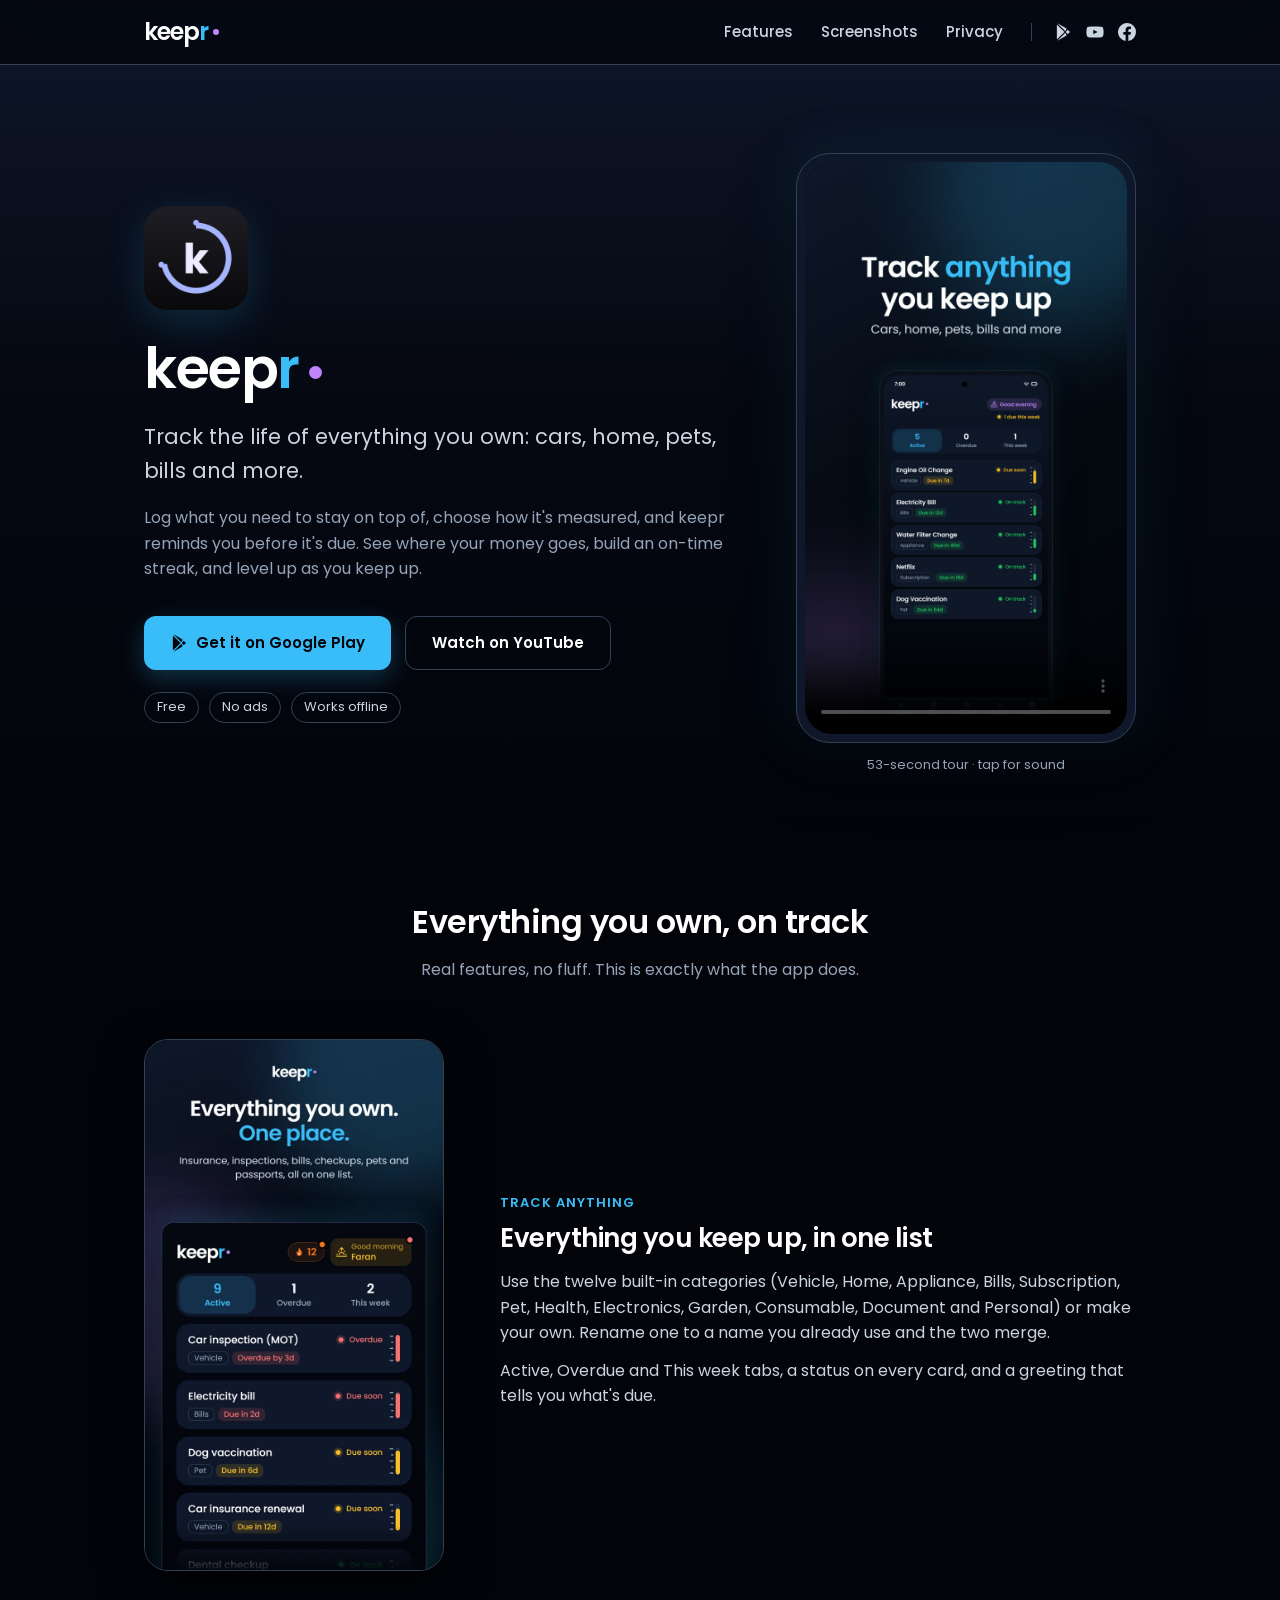
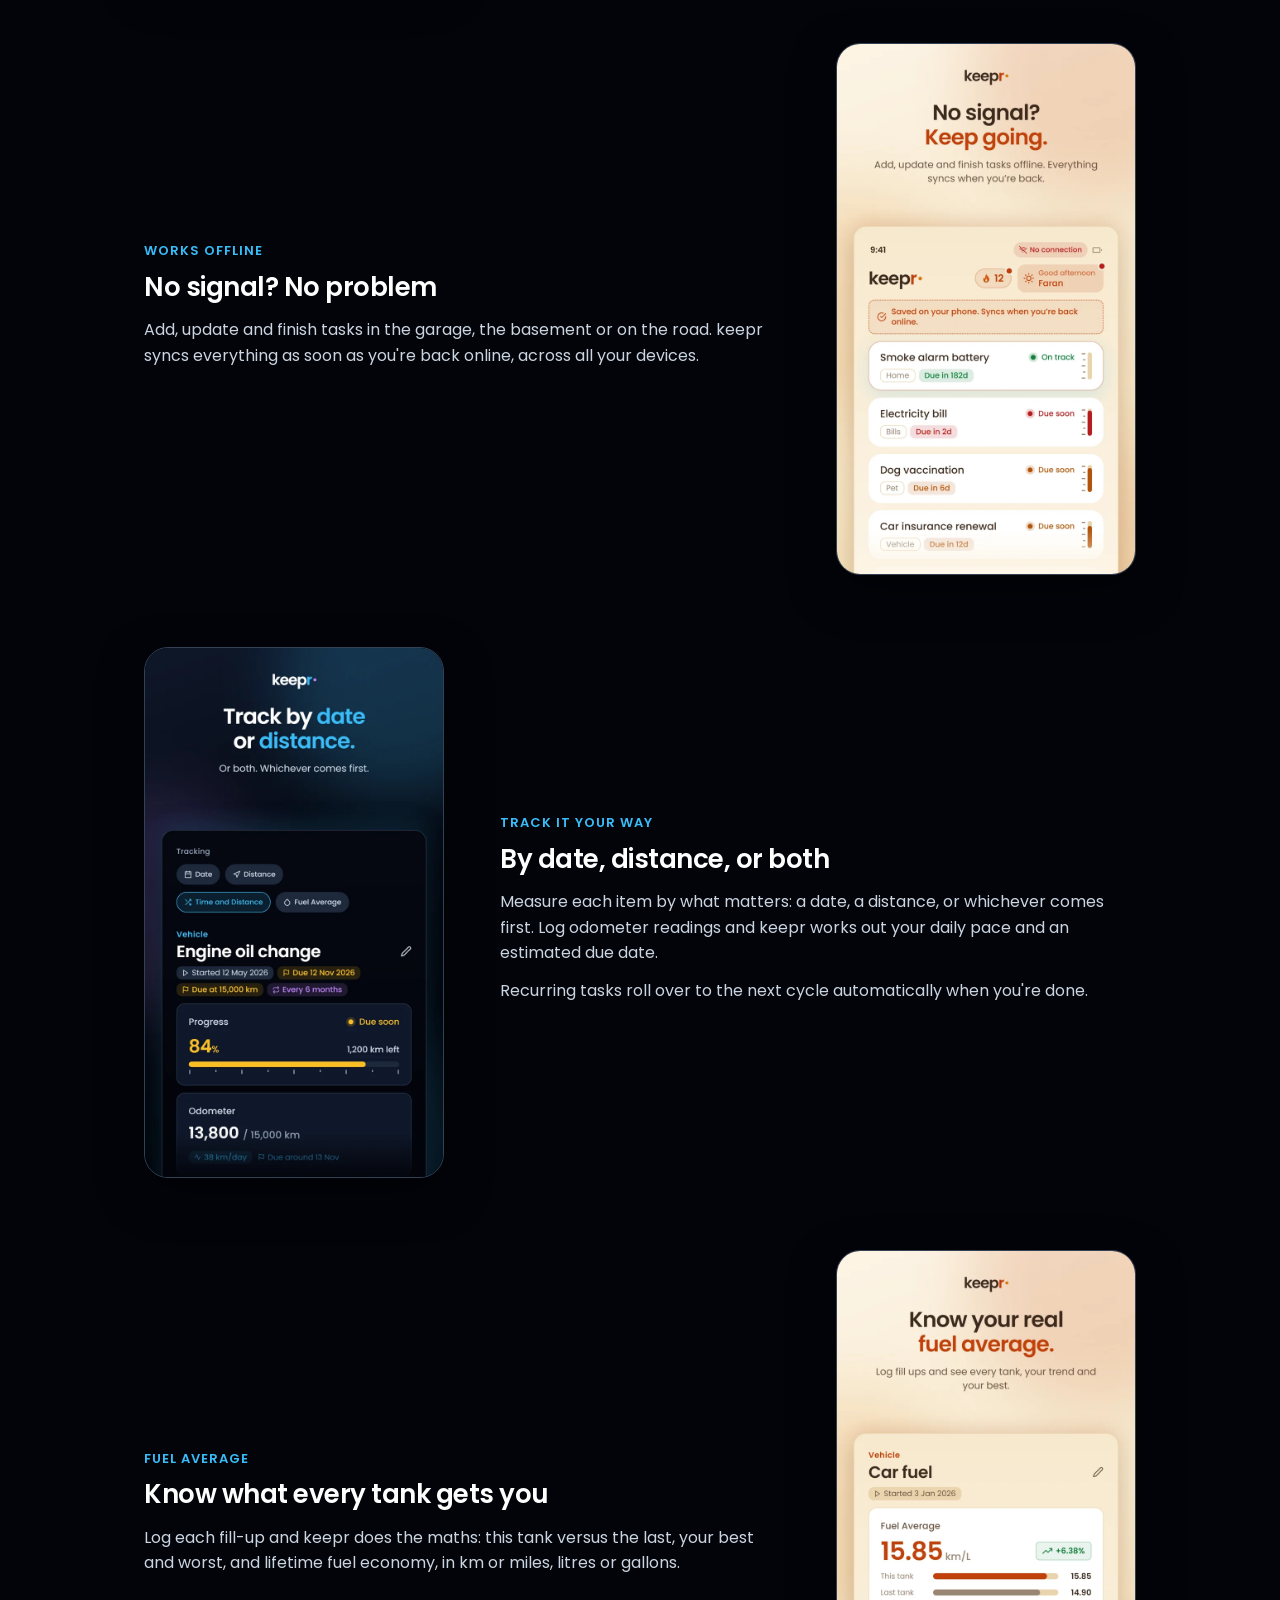
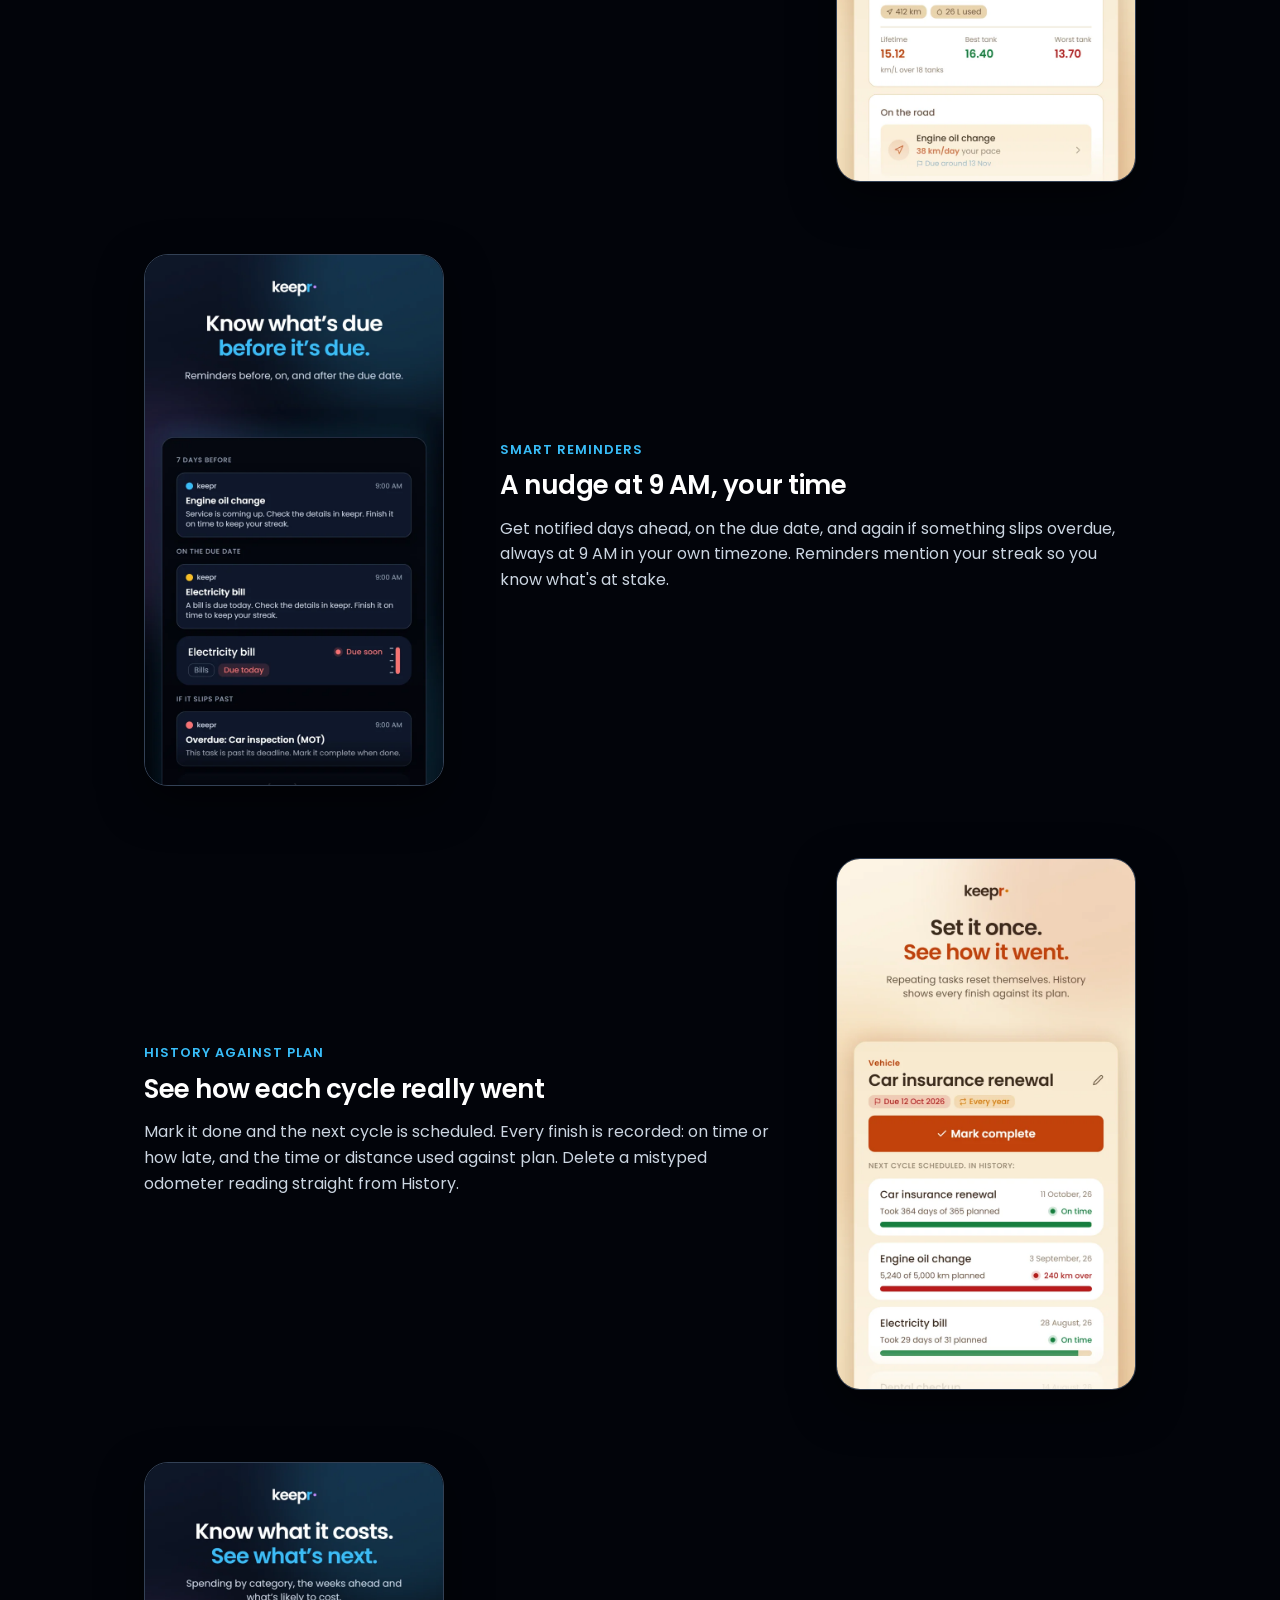
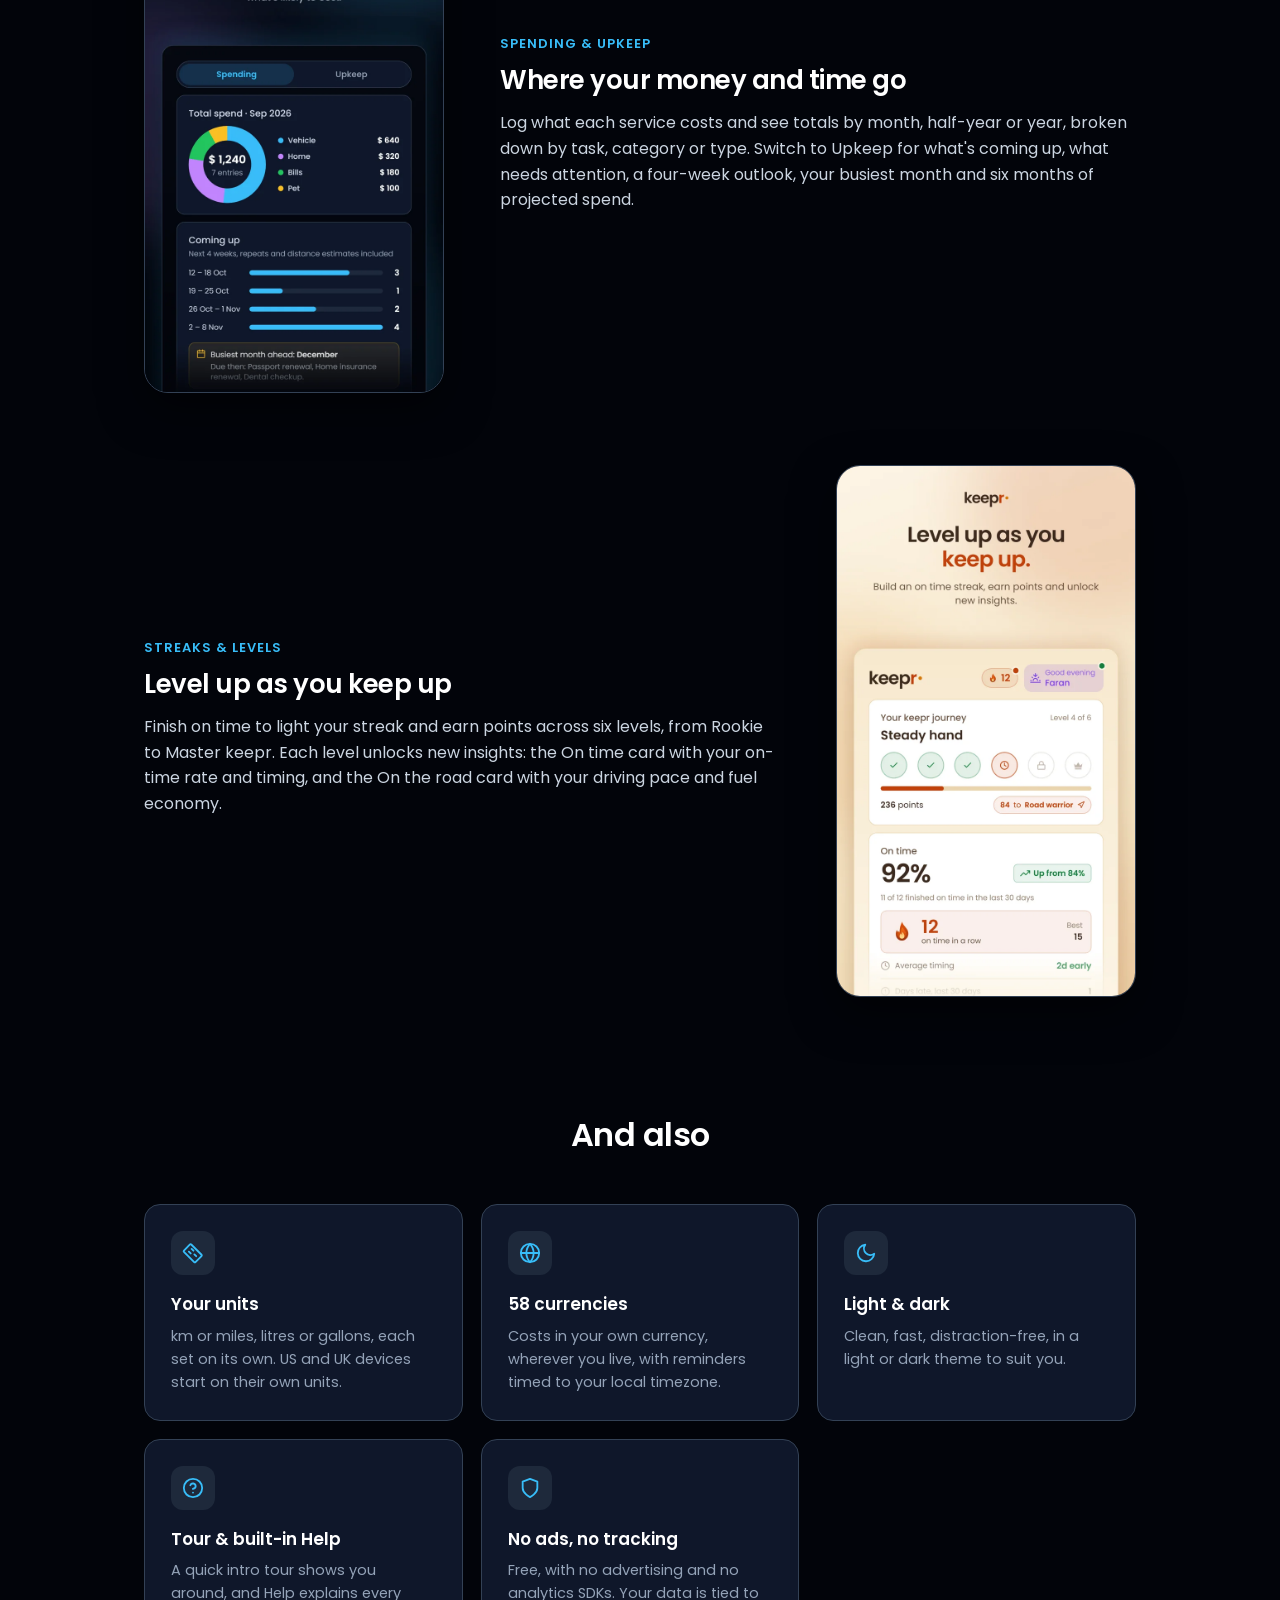
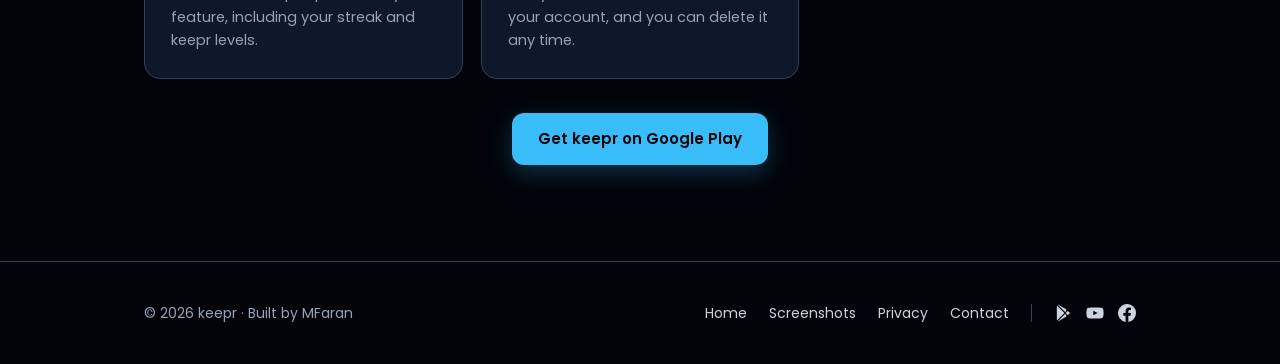
<file: index.html>
<!doctype html>
<html lang="en">
<head>
<meta charset="utf-8">
<meta name="viewport" content="width=device-width, initial-scale=1">
<title>keepr | Track the life of everything you own</title>
<meta name="description" content="keepr tracks maintenance for your car, home, pets, bills and more by date, distance or fuel, with reminders at 9 AM your time, spending and upkeep reports, streaks and levels. Free, no ads, works offline.">
<meta property="og:title" content="keepr: maintenance & lifespan tracker">
<meta property="og:description" content="Track anything you keep up by date, distance or fuel. Reminders before things are due, upkeep insights, streaks and levels. Free, no ads, works offline.">
<meta property="og:type" content="website">
<meta property="og:url" content="https://faran-tariq.github.io/keepr/">
<meta property="og:image" content="https://faran-tariq.github.io/keepr/media/keepr-intro-poster.jpg">
<meta property="og:video" content="https://faran-tariq.github.io/keepr/media/keepr-intro.mp4">
<meta property="og:video:type" content="video/mp4">
<meta name="twitter:card" content="summary_large_image">
<link rel="icon" href="assets/icon.png">
<link rel="preconnect" href="https://fonts.googleapis.com">
<link rel="preconnect" href="https://fonts.gstatic.com" crossorigin>
<link href="https://fonts.googleapis.com/css2?family=Poppins:wght@400;500;600&display=swap" rel="stylesheet">
<link rel="stylesheet" href="styles.css">
</head>
<body>

<nav class="nav">
  <div class="wrap nav-inner">
    <a class="brand" href="index.html">keep<span class="r">r</span><span class="dot"></span></a>
    <div class="nav-links">
      <a href="#features">Features</a>
      <a href="screenshots.html">Screenshots</a>
      <a href="privacy.html">Privacy</a>
      <span class="social-links">
        <a href="https://play.google.com/store/apps/details?id=com.faran.keepr" target="_blank" rel="noopener" aria-label="keepr on Google Play" title="Google Play"><svg width="18" height="18" viewBox="0 0 24 24" fill="currentColor"><path d="M4.2 2.3c-.3.2-.4.6-.4 1v17.4c0 .4.1.8.4 1L14 12 4.2 2.3zM15.1 13.1l-2.3 2.3-8 7.8c.3.1.7 0 1-.2l10.9-6.2-1.6-3.7zM15.1 10.9l1.6-3.7L5.8 1c-.3-.2-.7-.3-1-.2l8 7.8 2.3 2.3zM20.3 10.8l-2.7-1.6-1.8 2.8 1.8 2.8 2.7-1.6c.7-.4.7-2 0-2.4z"/></svg></a>
        <a href="https://www.youtube.com/@keeprApp" target="_blank" rel="noopener" aria-label="keepr on YouTube" title="YouTube"><svg width="18" height="18" viewBox="0 0 24 24" fill="currentColor"><path d="M23 7.2a3 3 0 0 0-2.1-2.1C19 4.6 12 4.6 12 4.6s-7 0-8.9.5A3 3 0 0 0 1 7.2 31 31 0 0 0 .5 12a31 31 0 0 0 .5 4.8 3 3 0 0 0 2.1 2.1c1.9.5 8.9.5 8.9.5s7 0 8.9-.5a3 3 0 0 0 2.1-2.1 31 31 0 0 0 .5-4.8 31 31 0 0 0-.5-4.8zM9.7 15V9l5.8 3-5.8 3z"/></svg></a>
        <a href="https://www.facebook.com/people/Keepr/61594961169582/" target="_blank" rel="noopener" aria-label="keepr on Facebook" title="Facebook"><svg width="18" height="18" viewBox="0 0 24 24" fill="currentColor"><path d="M24 12a12 12 0 1 0-13.9 11.9v-8.4H7.1V12h3V9.4c0-3 1.8-4.7 4.5-4.7 1.3 0 2.7.2 2.7.2v3h-1.5c-1.5 0-2 .9-2 1.9V12h3.4l-.5 3.5h-2.9v8.4A12 12 0 0 0 24 12z"/></svg></a>
      </span>
    </div>
  </div>
</nav>

<header class="hero">
  <div class="wrap hero-grid">
    <div class="hero-copy">
      <img class="app-icon" src="assets/icon.png" alt="keepr app icon">
      <h1>keep<span class="r">r</span><span class="dot"></span></h1>
      <p class="tagline">Track the life of everything you own: cars, home, pets, bills and more.</p>
      <p class="lead">Log what you need to stay on top of, choose how it's measured, and keepr reminds you before it's due. See where your money goes, build an on-time streak, and level up as you keep up.</p>
      <div class="cta-row">
        <a class="btn btn-primary" href="https://play.google.com/store/apps/details?id=com.faran.keepr" target="_blank" rel="noopener">
          <svg width="18" height="18" viewBox="0 0 24 24" fill="currentColor" aria-hidden="true"><path d="M4.2 2.3c-.3.2-.4.6-.4 1v17.4c0 .4.1.8.4 1L14 12 4.2 2.3zM15.1 13.1l-2.3 2.3-8 7.8c.3.1.7 0 1-.2l10.9-6.2-1.6-3.7zM15.1 10.9l1.6-3.7L5.8 1c-.3-.2-.7-.3-1-.2l8 7.8 2.3 2.3zM20.3 10.8l-2.7-1.6-1.8 2.8 1.8 2.8 2.7-1.6c.7-.4.7-2 0-2.4z"/></svg>
          Get it on Google Play
        </a>
        <a class="btn btn-ghost" href="https://www.youtube.com/@keeprApp" target="_blank" rel="noopener">Watch on YouTube</a>
      </div>
      <p class="pills"><span>Free</span><span>No ads</span><span>Works offline</span></p>
    </div>
    <div class="hero-video">
      <div class="phone-frame">
        <video autoplay muted loop playsinline controls preload="metadata" poster="media/keepr-intro-poster.jpg" aria-label="keepr intro video">
          <source src="media/keepr-intro.mp4" type="video/mp4">
          <track kind="captions" src="media/keepr-intro.vtt" srclang="en" label="English">
        </video>
      </div>
      <p class="video-hint">53-second tour · tap for sound</p>
    </div>
  </div>
</header>

<!-- Feature showcase -->
<section class="section" id="features">
  <div class="wrap">
    <h2>Everything you own, on track</h2>
    <p class="sub">Real features, no fluff. This is exactly what the app does.</p>

    <div class="showcase">

      <div class="showcase-row">
        <img src="screenshots/01-track-everything.webp" alt="Tracker list with vehicle, bills, appliance, subscription and pet tasks" loading="lazy" width="720" height="1280">
        <div class="showcase-copy">
          <span class="kicker">Track anything</span>
          <h3>Everything you keep up, in one list</h3>
          <p>Use the twelve built-in categories (Vehicle, Home, Appliance, Bills, Subscription, Pet, Health, Electronics, Garden, Consumable, Document and Personal) or make your own. Rename one to a name you already use and the two merge.</p>
          <p>Active, Overdue and This week tabs, a status on every card, and a greeting that tells you what's due.</p>
        </div>
      </div>

      <div class="showcase-row">
        <img src="screenshots/02-offline.webp" alt="Adding and finishing tasks offline, then syncing" loading="lazy" width="720" height="1280">
        <div class="showcase-copy">
          <span class="kicker">Works offline</span>
          <h3>No signal? No problem</h3>
          <p>Add, update and finish tasks in the garage, the basement or on the road. keepr syncs everything as soon as you're back online, across all your devices.</p>
        </div>
      </div>

      <div class="showcase-row">
        <img src="screenshots/03-date-or-distance.webp" alt="Task detail with progress card and odometer reading" loading="lazy" width="720" height="1280">
        <div class="showcase-copy">
          <span class="kicker">Track it your way</span>
          <h3>By date, distance, or both</h3>
          <p>Measure each item by what matters: a date, a distance, or whichever comes first. Log odometer readings and keepr works out your daily pace and an estimated due date.</p>
          <p>Recurring tasks roll over to the next cycle automatically when you're done.</p>
        </div>
      </div>

      <div class="showcase-row">
        <img src="screenshots/04-fuel.webp" alt="Fuel average card comparing this tank with the last" loading="lazy" width="720" height="1280">
        <div class="showcase-copy">
          <span class="kicker">Fuel average</span>
          <h3>Know what every tank gets you</h3>
          <p>Log each fill-up and keepr does the maths: this tank versus the last, your best and worst, and lifetime fuel economy, in km or miles, litres or gallons.</p>
        </div>
      </div>

      <div class="showcase-row">
        <img src="screenshots/05-reminders.webp" alt="Reminder notifications before, on and after the due date" loading="lazy" width="720" height="1280">
        <div class="showcase-copy">
          <span class="kicker">Smart reminders</span>
          <h3>A nudge at 9 AM, your time</h3>
          <p>Get notified days ahead, on the due date, and again if something slips overdue, always at 9 AM in your own timezone. Reminders mention your streak so you know what's at stake.</p>
        </div>
      </div>

      <div class="showcase-row">
        <img src="screenshots/06-history.webp" alt="History showing each finish against plan" loading="lazy" width="720" height="1280">
        <div class="showcase-copy">
          <span class="kicker">History against plan</span>
          <h3>See how each cycle really went</h3>
          <p>Mark it done and the next cycle is scheduled. Every finish is recorded: on time or how late, and the time or distance used against plan. Delete a mistyped odometer reading straight from History.</p>
        </div>
      </div>

      <div class="showcase-row">
        <img src="screenshots/07-spending-upkeep.webp" alt="Reports with spending by category and upcoming upkeep" loading="lazy" width="720" height="1280">
        <div class="showcase-copy">
          <span class="kicker">Spending &amp; Upkeep</span>
          <h3>Where your money and time go</h3>
          <p>Log what each service costs and see totals by month, half-year or year, broken down by task, category or type. Switch to Upkeep for what's coming up, what needs attention, a four-week outlook, your busiest month and six months of projected spend.</p>
        </div>
      </div>

      <div class="showcase-row">
        <img src="screenshots/08-streak-levels.webp" alt="Streak flame, keepr level journey and On time card" loading="lazy" width="720" height="1280">
        <div class="showcase-copy">
          <span class="kicker">Streaks &amp; levels</span>
          <h3>Level up as you keep up</h3>
          <p>Finish on time to light your streak and earn points across six levels, from Rookie to Master keepr. Each level unlocks new insights: the On time card with your on-time rate and timing, and the On the road card with your driving pace and fuel economy.</p>
        </div>
      </div>

    </div>
  </div>
</section>

<!-- And also -->
<section class="section">
  <div class="wrap">
    <h2>And also</h2>
    <div class="features">

      <div class="feature">
        <div class="fic">
          <svg width="22" height="22" viewBox="0 0 24 24" fill="none" stroke="#38BDF8" stroke-width="2" stroke-linecap="round" stroke-linejoin="round"><path d="M21.3 15.3l-6.6 6.6a1 1 0 0 1-1.4 0L2.1 10.7a1 1 0 0 1 0-1.4l6.6-6.6a1 1 0 0 1 1.4 0l11.2 11.2a1 1 0 0 1 0 1.4z"/><path d="M7.5 10.5l2 2"/><path d="M10.5 7.5l2 2"/><path d="M13.5 13.5l2 2"/></svg>
        </div>
        <h3>Your units</h3>
        <p>km or miles, litres or gallons, each set on its own. US and UK devices start on their own units.</p>
      </div>

      <div class="feature">
        <div class="fic">
          <svg width="22" height="22" viewBox="0 0 24 24" fill="none" stroke="#38BDF8" stroke-width="2" stroke-linecap="round" stroke-linejoin="round"><circle cx="12" cy="12" r="10"/><path d="M2 12h20"/><path d="M12 2a15.3 15.3 0 0 1 4 10 15.3 15.3 0 0 1-4 10 15.3 15.3 0 0 1-4-10 15.3 15.3 0 0 1 4-10z"/></svg>
        </div>
        <h3>58 currencies</h3>
        <p>Costs in your own currency, wherever you live, with reminders timed to your local timezone.</p>
      </div>

      <div class="feature">
        <div class="fic">
          <svg width="22" height="22" viewBox="0 0 24 24" fill="none" stroke="#38BDF8" stroke-width="2" stroke-linecap="round" stroke-linejoin="round"><path d="M21 12.8A9 9 0 1 1 11.2 3a7 7 0 0 0 9.8 9.8z"/></svg>
        </div>
        <h3>Light &amp; dark</h3>
        <p>Clean, fast, distraction-free, in a light or dark theme to suit you.</p>
      </div>

      <div class="feature">
        <div class="fic">
          <svg width="22" height="22" viewBox="0 0 24 24" fill="none" stroke="#38BDF8" stroke-width="2" stroke-linecap="round" stroke-linejoin="round"><circle cx="12" cy="12" r="10"/><path d="M9.1 9a3 3 0 0 1 5.8 1c0 2-3 3-3 3"/><line x1="12" y1="17" x2="12.01" y2="17"/></svg>
        </div>
        <h3>Tour &amp; built-in Help</h3>
        <p>A quick intro tour shows you around, and Help explains every feature, including your streak and keepr levels.</p>
      </div>

      <div class="feature">
        <div class="fic">
          <svg width="22" height="22" viewBox="0 0 24 24" fill="none" stroke="#38BDF8" stroke-width="2" stroke-linecap="round" stroke-linejoin="round"><path d="M12 22s8-4 8-10V5l-8-3-8 3v7c0 6 8 10 8 10z"/></svg>
        </div>
        <h3>No ads, no tracking</h3>
        <p>Free, with no advertising and no analytics SDKs. Your data is tied to your account, and you can delete it any time.</p>
      </div>

    </div>
    <div class="cta-row">
      <a class="btn btn-primary" href="https://play.google.com/store/apps/details?id=com.faran.keepr" target="_blank" rel="noopener">Get keepr on Google Play</a>
    </div>
  </div>
</section>

<footer>
  <div class="wrap footer-inner">
    <span class="muted">© 2026 keepr · Built by MFaran</span>
    <div class="flinks">
      <a href="index.html">Home</a>
      <a href="screenshots.html">Screenshots</a>
      <a href="privacy.html">Privacy</a>
      <a href="mailto:farantariq09@gmail.com">Contact</a>
      <span class="social-links">
        <a href="https://play.google.com/store/apps/details?id=com.faran.keepr" target="_blank" rel="noopener" aria-label="keepr on Google Play" title="Google Play"><svg width="18" height="18" viewBox="0 0 24 24" fill="currentColor"><path d="M4.2 2.3c-.3.2-.4.6-.4 1v17.4c0 .4.1.8.4 1L14 12 4.2 2.3zM15.1 13.1l-2.3 2.3-8 7.8c.3.1.7 0 1-.2l10.9-6.2-1.6-3.7zM15.1 10.9l1.6-3.7L5.8 1c-.3-.2-.7-.3-1-.2l8 7.8 2.3 2.3zM20.3 10.8l-2.7-1.6-1.8 2.8 1.8 2.8 2.7-1.6c.7-.4.7-2 0-2.4z"/></svg></a>
        <a href="https://www.youtube.com/@keeprApp" target="_blank" rel="noopener" aria-label="keepr on YouTube" title="YouTube"><svg width="18" height="18" viewBox="0 0 24 24" fill="currentColor"><path d="M23 7.2a3 3 0 0 0-2.1-2.1C19 4.6 12 4.6 12 4.6s-7 0-8.9.5A3 3 0 0 0 1 7.2 31 31 0 0 0 .5 12a31 31 0 0 0 .5 4.8 3 3 0 0 0 2.1 2.1c1.9.5 8.9.5 8.9.5s7 0 8.9-.5a3 3 0 0 0 2.1-2.1 31 31 0 0 0 .5-4.8 31 31 0 0 0-.5-4.8zM9.7 15V9l5.8 3-5.8 3z"/></svg></a>
        <a href="https://www.facebook.com/people/Keepr/61594961169582/" target="_blank" rel="noopener" aria-label="keepr on Facebook" title="Facebook"><svg width="18" height="18" viewBox="0 0 24 24" fill="currentColor"><path d="M24 12a12 12 0 1 0-13.9 11.9v-8.4H7.1V12h3V9.4c0-3 1.8-4.7 4.5-4.7 1.3 0 2.7.2 2.7.2v3h-1.5c-1.5 0-2 .9-2 1.9V12h3.4l-.5 3.5h-2.9v8.4A12 12 0 0 0 24 12z"/></svg></a>
      </span>
    </div>
  </div>
</footer>

</body>
</html>
</file>
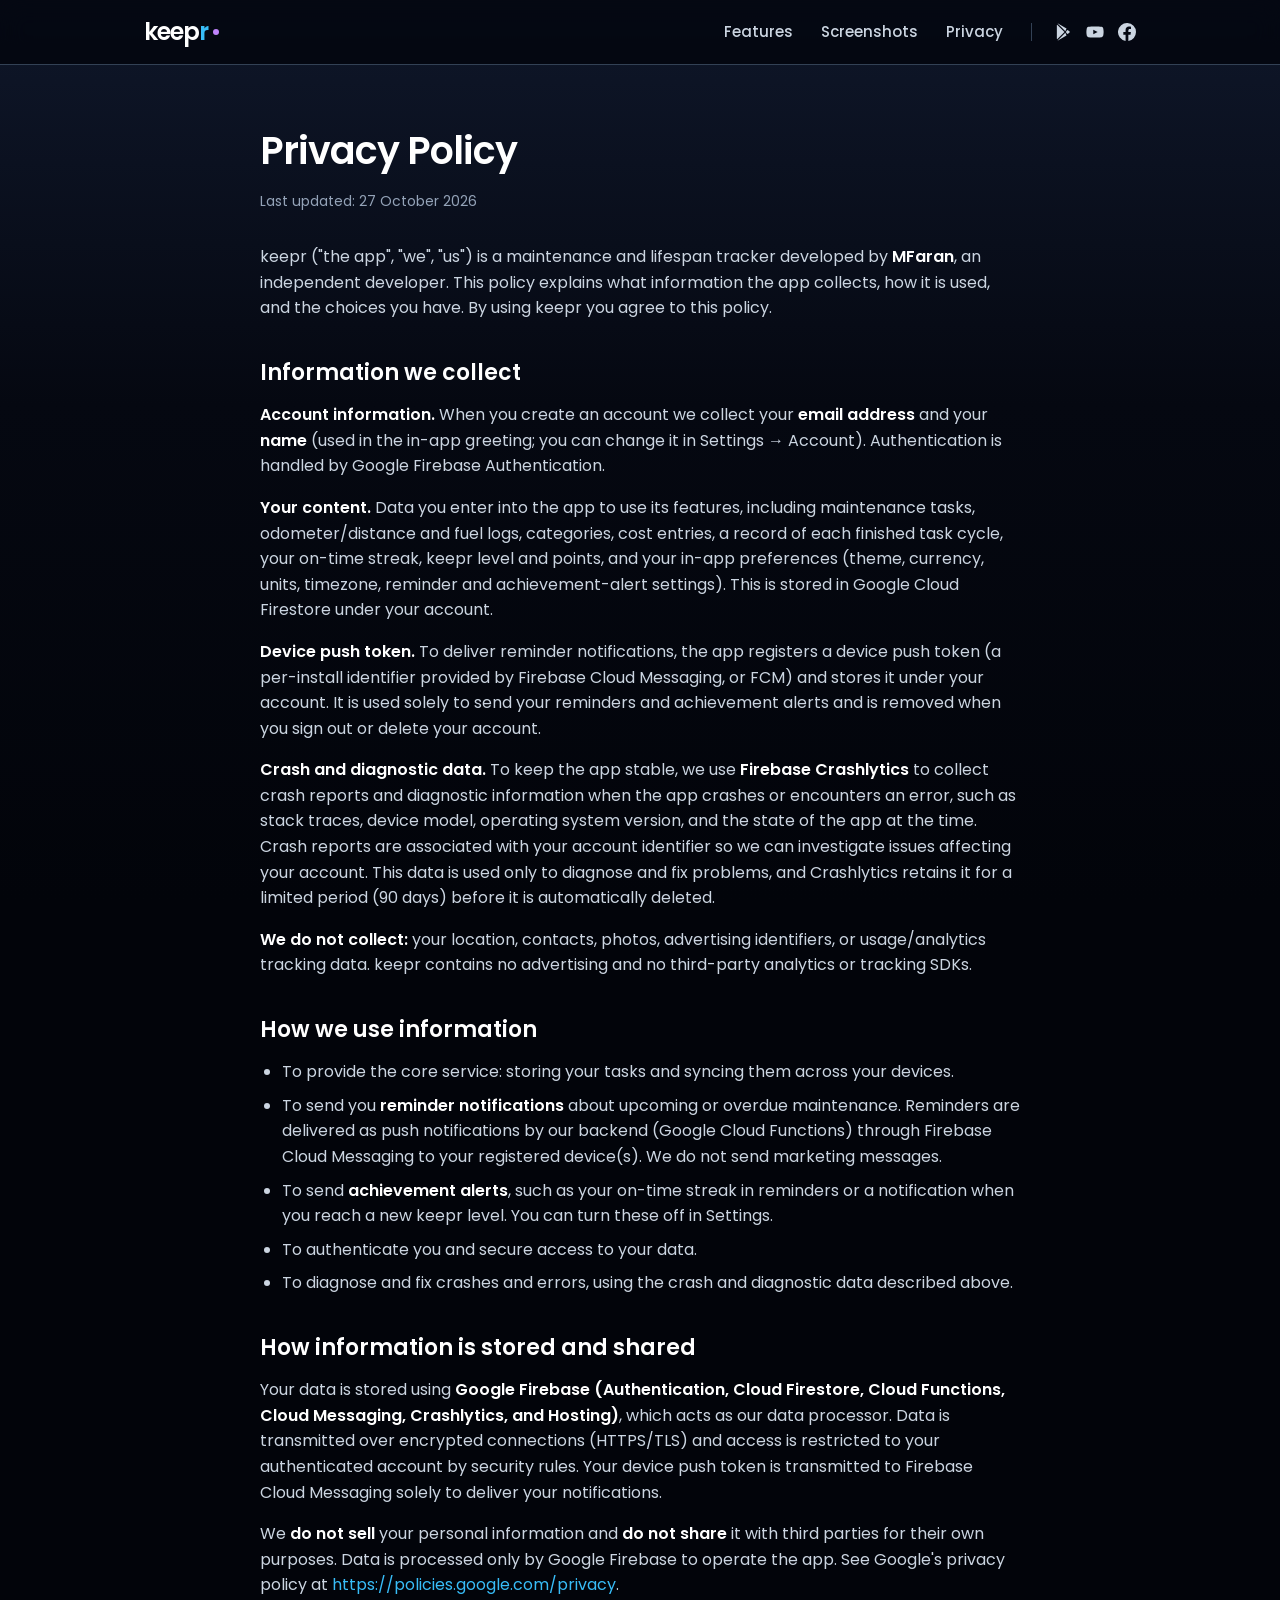
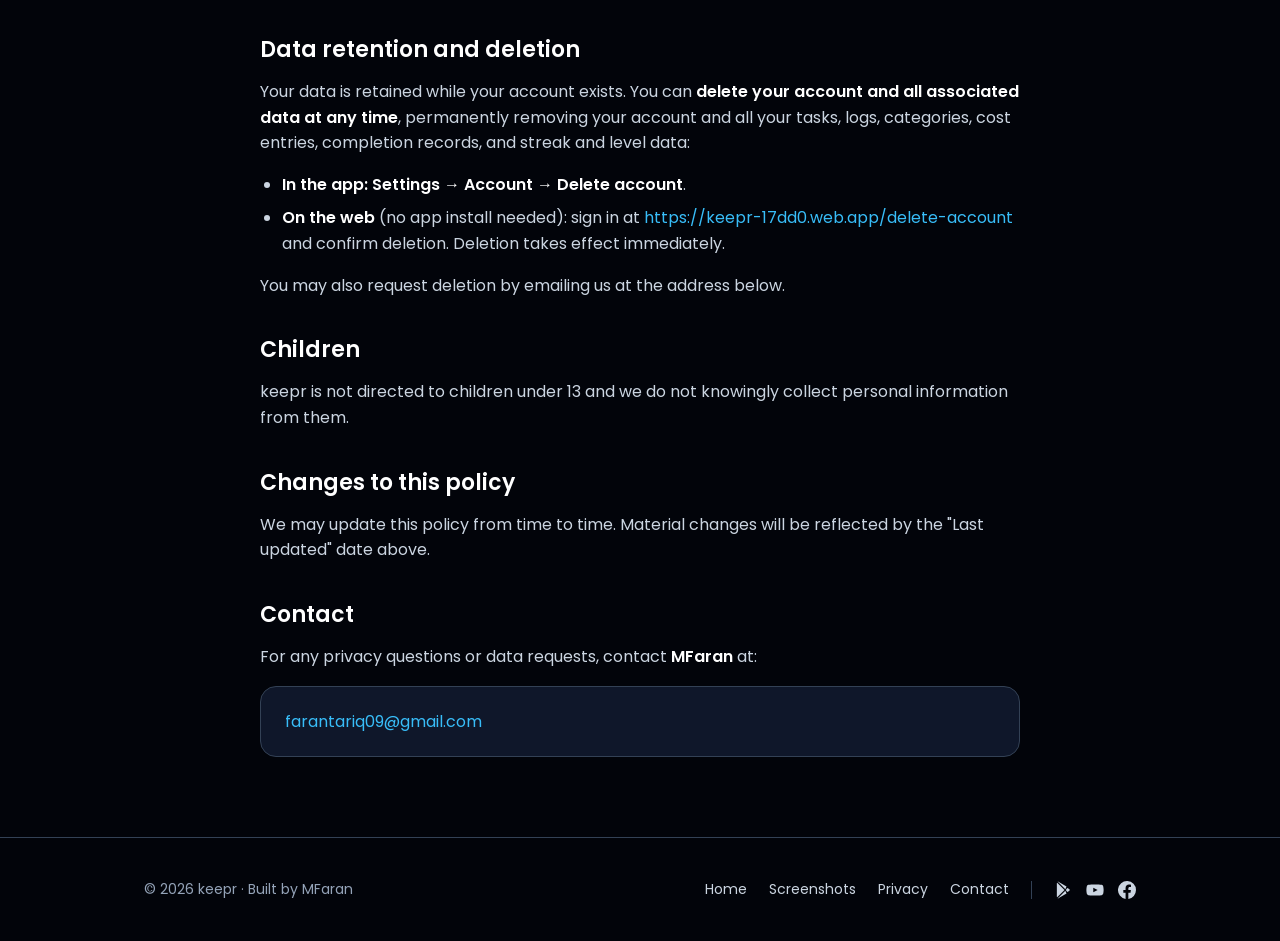
<file: privacy.html>
<!doctype html>
<html lang="en">
<head>
<meta charset="utf-8">
<meta name="viewport" content="width=device-width, initial-scale=1">
<title>keepr | Privacy Policy</title>
<meta name="description" content="Privacy policy for keepr, the maintenance and lifespan tracker.">
<link rel="icon" href="assets/icon.png">
<link rel="preconnect" href="https://fonts.googleapis.com">
<link rel="preconnect" href="https://fonts.gstatic.com" crossorigin>
<link href="https://fonts.googleapis.com/css2?family=Poppins:wght@400;500;600&display=swap" rel="stylesheet">
<link rel="stylesheet" href="styles.css">
</head>
<body>

<nav class="nav">
  <div class="wrap nav-inner">
    <a class="brand" href="index.html">keep<span class="r">r</span><span class="dot"></span></a>
    <div class="nav-links">
      <a href="index.html#features">Features</a>
      <a href="screenshots.html">Screenshots</a>
      <a href="privacy.html">Privacy</a>
      <span class="social-links">
        <a href="https://play.google.com/store/apps/details?id=com.faran.keepr" target="_blank" rel="noopener" aria-label="keepr on Google Play" title="Google Play"><svg width="18" height="18" viewBox="0 0 24 24" fill="currentColor"><path d="M4.2 2.3c-.3.2-.4.6-.4 1v17.4c0 .4.1.8.4 1L14 12 4.2 2.3zM15.1 13.1l-2.3 2.3-8 7.8c.3.1.7 0 1-.2l10.9-6.2-1.6-3.7zM15.1 10.9l1.6-3.7L5.8 1c-.3-.2-.7-.3-1-.2l8 7.8 2.3 2.3zM20.3 10.8l-2.7-1.6-1.8 2.8 1.8 2.8 2.7-1.6c.7-.4.7-2 0-2.4z"/></svg></a>
        <a href="https://www.youtube.com/@keeprApp" target="_blank" rel="noopener" aria-label="keepr on YouTube" title="YouTube"><svg width="18" height="18" viewBox="0 0 24 24" fill="currentColor"><path d="M23 7.2a3 3 0 0 0-2.1-2.1C19 4.6 12 4.6 12 4.6s-7 0-8.9.5A3 3 0 0 0 1 7.2 31 31 0 0 0 .5 12a31 31 0 0 0 .5 4.8 3 3 0 0 0 2.1 2.1c1.9.5 8.9.5 8.9.5s7 0 8.9-.5a3 3 0 0 0 2.1-2.1 31 31 0 0 0 .5-4.8 31 31 0 0 0-.5-4.8zM9.7 15V9l5.8 3-5.8 3z"/></svg></a>
        <a href="https://www.facebook.com/people/Keepr/61594961169582/" target="_blank" rel="noopener" aria-label="keepr on Facebook" title="Facebook"><svg width="18" height="18" viewBox="0 0 24 24" fill="currentColor"><path d="M24 12a12 12 0 1 0-13.9 11.9v-8.4H7.1V12h3V9.4c0-3 1.8-4.7 4.5-4.7 1.3 0 2.7.2 2.7.2v3h-1.5c-1.5 0-2 .9-2 1.9V12h3.4l-.5 3.5h-2.9v8.4A12 12 0 0 0 24 12z"/></svg></a>
      </span>
    </div>
  </div>
</nav>

<article class="wrap article">
  <h1>Privacy Policy</h1>
  <p class="updated">Last updated: 27 October 2026</p>

  <p>keepr ("the app", "we", "us") is a maintenance and lifespan tracker developed by <strong>MFaran</strong>, an independent developer. This policy explains what information the app collects, how it is used, and the choices you have. By using keepr you agree to this policy.</p>

  <h2>Information we collect</h2>
  <p><strong>Account information.</strong> When you create an account we collect your <strong>email address</strong> and your <strong>name</strong> (used in the in-app greeting; you can change it in Settings → Account). Authentication is handled by Google Firebase Authentication.</p>
  <p><strong>Your content.</strong> Data you enter into the app to use its features, including maintenance tasks, odometer/distance and fuel logs, categories, cost entries, a record of each finished task cycle, your on-time streak, keepr level and points, and your in-app preferences (theme, currency, units, timezone, reminder and achievement-alert settings). This is stored in Google Cloud Firestore under your account.</p>
  <p><strong>Device push token.</strong> To deliver reminder notifications, the app registers a device push token (a per-install identifier provided by Firebase Cloud Messaging, or FCM) and stores it under your account. It is used solely to send your reminders and achievement alerts and is removed when you sign out or delete your account.</p>
  <p><strong>Crash and diagnostic data.</strong> To keep the app stable, we use <strong>Firebase Crashlytics</strong> to collect crash reports and diagnostic information when the app crashes or encounters an error, such as stack traces, device model, operating system version, and the state of the app at the time. Crash reports are associated with your account identifier so we can investigate issues affecting your account. This data is used only to diagnose and fix problems, and Crashlytics retains it for a limited period (90 days) before it is automatically deleted.</p>
  <p><strong>We do not collect:</strong> your location, contacts, photos, advertising identifiers, or usage/analytics tracking data. keepr contains no advertising and no third-party analytics or tracking SDKs.</p>

  <h2>How we use information</h2>
  <ul>
    <li>To provide the core service: storing your tasks and syncing them across your devices.</li>
    <li>To send you <strong>reminder notifications</strong> about upcoming or overdue maintenance. Reminders are delivered as push notifications by our backend (Google Cloud Functions) through Firebase Cloud Messaging to your registered device(s). We do not send marketing messages.</li>
    <li>To send <strong>achievement alerts</strong>, such as your on-time streak in reminders or a notification when you reach a new keepr level. You can turn these off in Settings.</li>
    <li>To authenticate you and secure access to your data.</li>
    <li>To diagnose and fix crashes and errors, using the crash and diagnostic data described above.</li>
  </ul>

  <h2>How information is stored and shared</h2>
  <p>Your data is stored using <strong>Google Firebase (Authentication, Cloud Firestore, Cloud Functions, Cloud Messaging, Crashlytics, and Hosting)</strong>, which acts as our data processor. Data is transmitted over encrypted connections (HTTPS/TLS) and access is restricted to your authenticated account by security rules. Your device push token is transmitted to Firebase Cloud Messaging solely to deliver your notifications.</p>
  <p>We <strong>do not sell</strong> your personal information and <strong>do not share</strong> it with third parties for their own purposes. Data is processed only by Google Firebase to operate the app. See Google's privacy policy at <a href="https://policies.google.com/privacy" target="_blank" rel="noopener">https://policies.google.com/privacy</a>.</p>

  <h2>Data retention and deletion</h2>
  <p>Your data is retained while your account exists. You can <strong>delete your account and all associated data at any time</strong>, permanently removing your account and all your tasks, logs, categories, cost entries, completion records, and streak and level data:</p>
  <ul>
    <li><strong>In the app:</strong> <strong>Settings → Account → Delete account</strong>.</li>
    <li><strong>On the web</strong> (no app install needed): sign in at <a href="https://keepr-17dd0.web.app/delete-account" target="_blank" rel="noopener">https://keepr-17dd0.web.app/delete-account</a> and confirm deletion. Deletion takes effect immediately.</li>
  </ul>
  <p>You may also request deletion by emailing us at the address below.</p>

  <h2>Children</h2>
  <p>keepr is not directed to children under 13 and we do not knowingly collect personal information from them.</p>

  <h2>Changes to this policy</h2>
  <p>We may update this policy from time to time. Material changes will be reflected by the "Last updated" date above.</p>

  <h2>Contact</h2>
  <p>For any privacy questions or data requests, contact <strong>MFaran</strong> at:</p>
  <div class="contact-card">
    <a href="mailto:farantariq09@gmail.com">farantariq09@gmail.com</a>
  </div>
</article>

<footer>
  <div class="wrap footer-inner">
    <span class="muted">© 2026 keepr · Built by MFaran</span>
    <div class="flinks">
      <a href="index.html">Home</a>
      <a href="screenshots.html">Screenshots</a>
      <a href="privacy.html">Privacy</a>
      <a href="mailto:farantariq09@gmail.com">Contact</a>
      <span class="social-links">
        <a href="https://play.google.com/store/apps/details?id=com.faran.keepr" target="_blank" rel="noopener" aria-label="keepr on Google Play" title="Google Play"><svg width="18" height="18" viewBox="0 0 24 24" fill="currentColor"><path d="M4.2 2.3c-.3.2-.4.6-.4 1v17.4c0 .4.1.8.4 1L14 12 4.2 2.3zM15.1 13.1l-2.3 2.3-8 7.8c.3.1.7 0 1-.2l10.9-6.2-1.6-3.7zM15.1 10.9l1.6-3.7L5.8 1c-.3-.2-.7-.3-1-.2l8 7.8 2.3 2.3zM20.3 10.8l-2.7-1.6-1.8 2.8 1.8 2.8 2.7-1.6c.7-.4.7-2 0-2.4z"/></svg></a>
        <a href="https://www.youtube.com/@keeprApp" target="_blank" rel="noopener" aria-label="keepr on YouTube" title="YouTube"><svg width="18" height="18" viewBox="0 0 24 24" fill="currentColor"><path d="M23 7.2a3 3 0 0 0-2.1-2.1C19 4.6 12 4.6 12 4.6s-7 0-8.9.5A3 3 0 0 0 1 7.2 31 31 0 0 0 .5 12a31 31 0 0 0 .5 4.8 3 3 0 0 0 2.1 2.1c1.9.5 8.9.5 8.9.5s7 0 8.9-.5a3 3 0 0 0 2.1-2.1 31 31 0 0 0 .5-4.8 31 31 0 0 0-.5-4.8zM9.7 15V9l5.8 3-5.8 3z"/></svg></a>
        <a href="https://www.facebook.com/people/Keepr/61594961169582/" target="_blank" rel="noopener" aria-label="keepr on Facebook" title="Facebook"><svg width="18" height="18" viewBox="0 0 24 24" fill="currentColor"><path d="M24 12a12 12 0 1 0-13.9 11.9v-8.4H7.1V12h3V9.4c0-3 1.8-4.7 4.5-4.7 1.3 0 2.7.2 2.7.2v3h-1.5c-1.5 0-2 .9-2 1.9V12h3.4l-.5 3.5h-2.9v8.4A12 12 0 0 0 24 12z"/></svg></a>
      </span>
    </div>
  </div>
</footer>

</body>
</html>
</file>
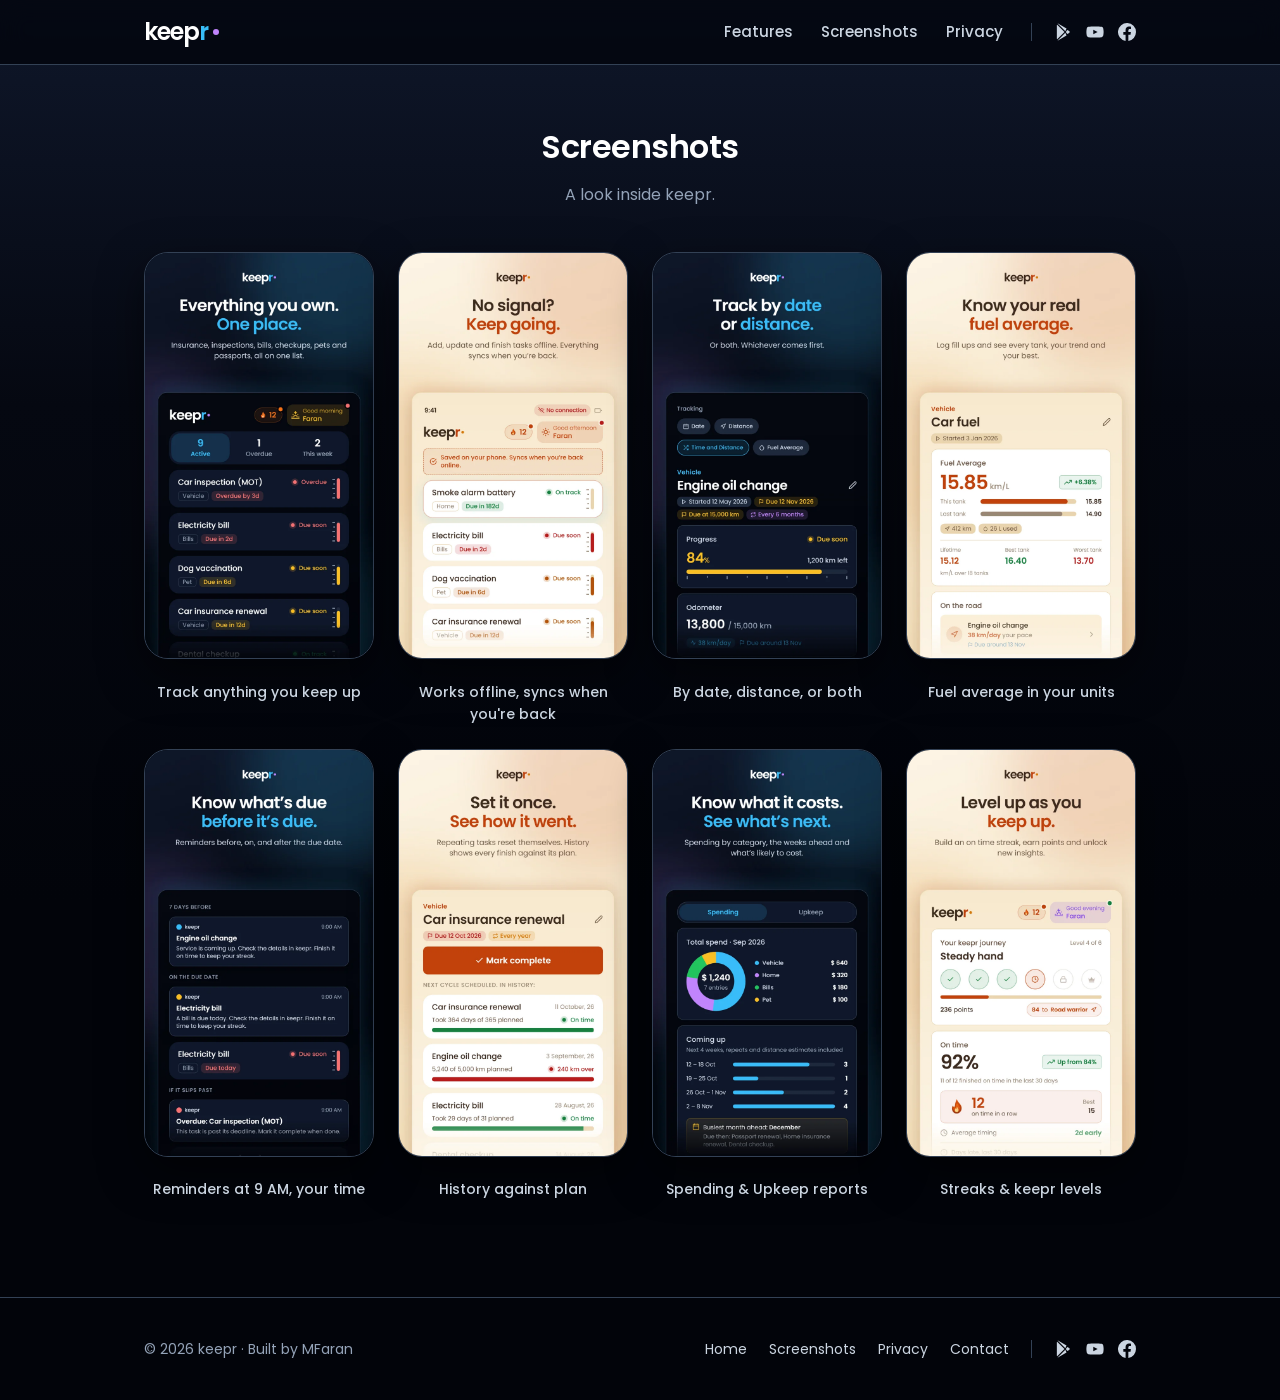
<file: screenshots.html>
<!doctype html>
<html lang="en">
<head>
<meta charset="utf-8">
<meta name="viewport" content="width=device-width, initial-scale=1">
<title>keepr | Screenshots</title>
<meta name="description" content="Screenshots of keepr, the maintenance and lifespan tracker for everything you own.">
<link rel="icon" href="assets/icon.png">
<link rel="preconnect" href="https://fonts.googleapis.com">
<link rel="preconnect" href="https://fonts.gstatic.com" crossorigin>
<link href="https://fonts.googleapis.com/css2?family=Poppins:wght@400;500;600&display=swap" rel="stylesheet">
<link rel="stylesheet" href="styles.css">
</head>
<body>

<nav class="nav">
  <div class="wrap nav-inner">
    <a class="brand" href="index.html">keep<span class="r">r</span><span class="dot"></span></a>
    <div class="nav-links">
      <a href="index.html#features">Features</a>
      <a href="screenshots.html">Screenshots</a>
      <a href="privacy.html">Privacy</a>
      <span class="social-links">
        <a href="https://play.google.com/store/apps/details?id=com.faran.keepr" target="_blank" rel="noopener" aria-label="keepr on Google Play" title="Google Play"><svg width="18" height="18" viewBox="0 0 24 24" fill="currentColor"><path d="M4.2 2.3c-.3.2-.4.6-.4 1v17.4c0 .4.1.8.4 1L14 12 4.2 2.3zM15.1 13.1l-2.3 2.3-8 7.8c.3.1.7 0 1-.2l10.9-6.2-1.6-3.7zM15.1 10.9l1.6-3.7L5.8 1c-.3-.2-.7-.3-1-.2l8 7.8 2.3 2.3zM20.3 10.8l-2.7-1.6-1.8 2.8 1.8 2.8 2.7-1.6c.7-.4.7-2 0-2.4z"/></svg></a>
        <a href="https://www.youtube.com/@keeprApp" target="_blank" rel="noopener" aria-label="keepr on YouTube" title="YouTube"><svg width="18" height="18" viewBox="0 0 24 24" fill="currentColor"><path d="M23 7.2a3 3 0 0 0-2.1-2.1C19 4.6 12 4.6 12 4.6s-7 0-8.9.5A3 3 0 0 0 1 7.2 31 31 0 0 0 .5 12a31 31 0 0 0 .5 4.8 3 3 0 0 0 2.1 2.1c1.9.5 8.9.5 8.9.5s7 0 8.9-.5a3 3 0 0 0 2.1-2.1 31 31 0 0 0 .5-4.8 31 31 0 0 0-.5-4.8zM9.7 15V9l5.8 3-5.8 3z"/></svg></a>
        <a href="https://www.facebook.com/people/Keepr/61594961169582/" target="_blank" rel="noopener" aria-label="keepr on Facebook" title="Facebook"><svg width="18" height="18" viewBox="0 0 24 24" fill="currentColor"><path d="M24 12a12 12 0 1 0-13.9 11.9v-8.4H7.1V12h3V9.4c0-3 1.8-4.7 4.5-4.7 1.3 0 2.7.2 2.7.2v3h-1.5c-1.5 0-2 .9-2 1.9V12h3.4l-.5 3.5h-2.9v8.4A12 12 0 0 0 24 12z"/></svg></a>
      </span>
    </div>
  </div>
</nav>

<section class="section">
  <div class="wrap">
    <h2>Screenshots</h2>
    <p class="sub">A look inside keepr.</p>

    <div class="shots">
      <div class="shot">
        <img src="screenshots/01-track-everything.webp" alt="Tracker list with tasks across categories" loading="lazy" width="720" height="1280">
        <div class="caption">Track anything you keep up</div>
      </div>
      <div class="shot">
        <img src="screenshots/02-offline.webp" alt="Adding and finishing tasks offline" loading="lazy" width="720" height="1280">
        <div class="caption">Works offline, syncs when you're back</div>
      </div>
      <div class="shot">
        <img src="screenshots/03-date-or-distance.webp" alt="Task detail with progress and odometer" loading="lazy" width="720" height="1280">
        <div class="caption">By date, distance, or both</div>
      </div>
      <div class="shot">
        <img src="screenshots/04-fuel.webp" alt="Fuel average card" loading="lazy" width="720" height="1280">
        <div class="caption">Fuel average in your units</div>
      </div>
      <div class="shot">
        <img src="screenshots/05-reminders.webp" alt="Reminder notifications" loading="lazy" width="720" height="1280">
        <div class="caption">Reminders at 9 AM, your time</div>
      </div>
      <div class="shot">
        <img src="screenshots/06-history.webp" alt="History against plan" loading="lazy" width="720" height="1280">
        <div class="caption">History against plan</div>
      </div>
      <div class="shot">
        <img src="screenshots/07-spending-upkeep.webp" alt="Spending and Upkeep reports" loading="lazy" width="720" height="1280">
        <div class="caption">Spending &amp; Upkeep reports</div>
      </div>
      <div class="shot">
        <img src="screenshots/08-streak-levels.webp" alt="Streak, keepr levels and On time card" loading="lazy" width="720" height="1280">
        <div class="caption">Streaks &amp; keepr levels</div>
      </div>
    </div>
  </div>
</section>

<footer>
  <div class="wrap footer-inner">
    <span class="muted">© 2026 keepr · Built by MFaran</span>
    <div class="flinks">
      <a href="index.html">Home</a>
      <a href="screenshots.html">Screenshots</a>
      <a href="privacy.html">Privacy</a>
      <a href="mailto:farantariq09@gmail.com">Contact</a>
      <span class="social-links">
        <a href="https://play.google.com/store/apps/details?id=com.faran.keepr" target="_blank" rel="noopener" aria-label="keepr on Google Play" title="Google Play"><svg width="18" height="18" viewBox="0 0 24 24" fill="currentColor"><path d="M4.2 2.3c-.3.2-.4.6-.4 1v17.4c0 .4.1.8.4 1L14 12 4.2 2.3zM15.1 13.1l-2.3 2.3-8 7.8c.3.1.7 0 1-.2l10.9-6.2-1.6-3.7zM15.1 10.9l1.6-3.7L5.8 1c-.3-.2-.7-.3-1-.2l8 7.8 2.3 2.3zM20.3 10.8l-2.7-1.6-1.8 2.8 1.8 2.8 2.7-1.6c.7-.4.7-2 0-2.4z"/></svg></a>
        <a href="https://www.youtube.com/@keeprApp" target="_blank" rel="noopener" aria-label="keepr on YouTube" title="YouTube"><svg width="18" height="18" viewBox="0 0 24 24" fill="currentColor"><path d="M23 7.2a3 3 0 0 0-2.1-2.1C19 4.6 12 4.6 12 4.6s-7 0-8.9.5A3 3 0 0 0 1 7.2 31 31 0 0 0 .5 12a31 31 0 0 0 .5 4.8 3 3 0 0 0 2.1 2.1c1.9.5 8.9.5 8.9.5s7 0 8.9-.5a3 3 0 0 0 2.1-2.1 31 31 0 0 0 .5-4.8 31 31 0 0 0-.5-4.8zM9.7 15V9l5.8 3-5.8 3z"/></svg></a>
        <a href="https://www.facebook.com/people/Keepr/61594961169582/" target="_blank" rel="noopener" aria-label="keepr on Facebook" title="Facebook"><svg width="18" height="18" viewBox="0 0 24 24" fill="currentColor"><path d="M24 12a12 12 0 1 0-13.9 11.9v-8.4H7.1V12h3V9.4c0-3 1.8-4.7 4.5-4.7 1.3 0 2.7.2 2.7.2v3h-1.5c-1.5 0-2 .9-2 1.9V12h3.4l-.5 3.5h-2.9v8.4A12 12 0 0 0 24 12z"/></svg></a>
      </span>
    </div>
  </div>
</footer>

</body>
</html>
</file>
<file: styles.css>
/* keepr GitHub Pages site. Palette mirrors the app's dark theme (src/theme/tokens.ts). */
:root {
  --bg: #02040A;
  --surface: #0F172A;
  --surface-alt: #1E293B;
  --text: #FFFFFF;
  --text-secondary: #CBD5E1;
  --text-muted: #94A3B8;
  --accent: #38BDF8;
  --accent-secondary: #C084FC;
  --border: #334155;
  --success: #22C55E;
  --danger: #FF3B30;
  --radius: 16px;
}

* { margin: 0; padding: 0; box-sizing: border-box; }

html { scroll-behavior: smooth; }

body {
  font-family: 'Poppins', -apple-system, BlinkMacSystemFont, 'Segoe UI', sans-serif;
  color: var(--text);
  background: var(--bg);
  background-image: linear-gradient(180deg, #0F172A 0%, #050811 45%, #02040A 100%);
  background-attachment: fixed;
  line-height: 1.6;
  -webkit-font-smoothing: antialiased;
}

.wrap { max-width: 1040px; margin: 0 auto; padding: 0 24px; }

/* ---- Nav ---- */
.nav {
  position: sticky; top: 0; z-index: 20;
  backdrop-filter: blur(12px);
  background: rgba(2, 4, 10, 0.72);
  border-bottom: 1px solid var(--border);
}
.nav-inner { display: flex; align-items: center; justify-content: space-between; height: 64px; }
.brand { display: flex; align-items: center; font-weight: 600; font-size: 24px; letter-spacing: -1px; text-decoration: none; color: var(--text); }
.brand .r { color: var(--accent); }
.brand .dot { width: 6px; height: 6px; border-radius: 999px; background: var(--accent-secondary); margin-left: 5px; }
.nav-links { display: flex; align-items: center; gap: 28px; }
.social-links { display: flex; align-items: center; gap: 14px; padding-left: 22px; border-left: 1px solid var(--border); }
.social-links a { display: flex; }
.nav-links a { color: var(--text-secondary); text-decoration: none; font-size: 15px; font-weight: 500; transition: color .15s; }
.nav-links a:hover { color: var(--accent); }

/* ---- Hero ---- */
.hero { text-align: center; padding: 88px 0 64px; }
.hero .app-icon {
  width: 104px; height: 104px; border-radius: 24px; margin: 0 auto 28px;
  box-shadow: 0 12px 40px rgba(56, 189, 248, 0.18); display: block;
}
.hero h1 { font-size: 56px; font-weight: 600; letter-spacing: -1.5px; line-height: 1.1; }
.hero h1 .r { color: var(--accent); }
.hero h1 .dot { display: inline-block; width: 13px; height: 13px; border-radius: 999px; background: var(--accent-secondary); margin-left: 10px; vertical-align: middle; }
.hero .tagline { font-size: 21px; color: var(--text-secondary); margin: 20px auto 0; max-width: 620px; font-weight: 400; }
.hero .lead { font-size: 16px; color: var(--text-muted); margin: 18px auto 0; max-width: 620px; }
.cta-row { display: flex; gap: 14px; justify-content: center; margin-top: 34px; flex-wrap: wrap; }
.btn {
  display: inline-flex; align-items: center; gap: 8px; text-decoration: none;
  font-weight: 600; font-size: 15px; padding: 14px 26px; border-radius: 12px; transition: transform .12s, box-shadow .12s;
}
.btn-primary { background: var(--accent); color: #02040A; box-shadow: 0 8px 24px rgba(56,189,248,.25); }
.btn-primary:hover { transform: translateY(-2px); box-shadow: 0 12px 30px rgba(56,189,248,.35); }
.btn-ghost { border: 1px solid var(--border); color: var(--text); }
.btn-ghost:hover { border-color: var(--accent); color: var(--accent); }

.hero-grid { display: grid; grid-template-columns: 1fr 340px; gap: 56px; align-items: center; text-align: left; }
.hero-grid .app-icon { margin: 0 0 28px; }
.hero-grid .tagline, .hero-grid .lead { margin-left: 0; }
.hero-grid .cta-row { justify-content: flex-start; }
.pills { display: flex; gap: 10px; flex-wrap: wrap; margin-top: 22px; }
.pills span { font-size: 13px; color: var(--text-secondary); border: 1px solid var(--border); border-radius: 999px; padding: 4px 12px; }
.phone-frame {
  border-radius: 34px; padding: 8px; background: var(--surface); border: 1px solid var(--border);
  box-shadow: 0 24px 60px rgba(0,0,0,.55), 0 0 60px rgba(56,189,248,.12);
}
.phone-frame video { display: block; width: 100%; aspect-ratio: 9 / 16; border-radius: 27px; background: #000; }
.video-hint { text-align: center; color: var(--text-muted); font-size: 13px; margin-top: 12px; }

/* ---- Feature showcase ---- */
.showcase { display: flex; flex-direction: column; gap: 72px; margin-top: 56px; }
.showcase-row { display: flex; align-items: center; gap: 56px; }
.showcase-row:nth-child(even) { flex-direction: row-reverse; }
.showcase-row img {
  width: 300px; height: auto; flex-shrink: 0; border-radius: 24px; border: 1px solid var(--border);
  box-shadow: 0 16px 44px rgba(0,0,0,.5);
}
.showcase-copy { flex: 1; }
.showcase-copy .kicker { color: var(--accent); font-size: 13px; font-weight: 600; text-transform: uppercase; letter-spacing: 1px; }
.showcase-copy h3 { font-size: 26px; font-weight: 600; letter-spacing: -0.5px; line-height: 1.25; margin: 8px 0 14px; }
.showcase-copy p { color: var(--text-secondary); font-size: 16px; margin-bottom: 12px; }

/* ---- Sections ---- */
.section { padding: 56px 0; }
.section h2 { font-size: 32px; font-weight: 600; letter-spacing: -0.5px; text-align: center; }
.section .sub { text-align: center; color: var(--text-muted); margin-top: 10px; font-size: 16px; }

/* ---- Feature grid ---- */
.features { display: grid; grid-template-columns: repeat(auto-fit, minmax(260px, 1fr)); gap: 18px; margin-top: 44px; }
.feature {
  background: var(--surface); border: 1px solid var(--border); border-radius: var(--radius); padding: 26px;
}
.feature .fic {
  width: 44px; height: 44px; border-radius: 12px; background: var(--surface-alt);
  display: flex; align-items: center; justify-content: center; margin-bottom: 16px;
}
.feature h3 { font-size: 17px; font-weight: 600; margin-bottom: 6px; }
.feature p { color: var(--text-muted); font-size: 14.5px; }

/* ---- Screenshot strip / gallery ---- */
.shots { display: grid; grid-template-columns: repeat(auto-fit, minmax(220px, 1fr)); gap: 24px; margin-top: 44px; }
.shot { text-align: center; }
.shot img {
  width: 100%; max-width: 300px; height: auto; border-radius: 24px; border: 1px solid var(--border);
  box-shadow: 0 16px 44px rgba(0,0,0,.5); transition: transform .2s;
}
.shot img:hover { transform: translateY(-6px); }
.shot .caption { margin-top: 14px; color: var(--text-secondary); font-size: 14px; font-weight: 500; }

.shot-strip { display: flex; gap: 20px; overflow-x: auto; padding: 44px 4px 12px; scroll-snap-type: x mandatory; }
.shot-strip img {
  height: 520px; border-radius: 26px; border: 1px solid var(--border);
  box-shadow: 0 16px 44px rgba(0,0,0,.5); scroll-snap-align: center; flex-shrink: 0;
}

/* ---- Article (privacy) ---- */
.article { max-width: 760px; margin: 0 auto; padding: 56px 0 40px; }
.article h1 { font-size: 38px; font-weight: 600; letter-spacing: -1px; }
.article .updated { color: var(--text-muted); font-size: 14px; margin-top: 8px; margin-bottom: 32px; }
.article h2 { font-size: 22px; font-weight: 600; margin: 34px 0 12px; }
.article p { color: var(--text-secondary); margin-bottom: 16px; font-size: 16px; }
.article ul { color: var(--text-secondary); margin: 0 0 16px 22px; }
.article li { margin-bottom: 8px; }
.article strong { color: var(--text); font-weight: 600; }
.article a { color: var(--accent); text-decoration: none; }
.article a:hover { text-decoration: underline; }
.article .contact-card {
  background: var(--surface); border: 1px solid var(--border); border-radius: var(--radius);
  padding: 22px 24px; margin-top: 12px;
}

/* ---- Footer ---- */
footer { border-top: 1px solid var(--border); padding: 40px 0; margin-top: 40px; }
.footer-inner { display: flex; align-items: center; justify-content: space-between; flex-wrap: wrap; gap: 16px; }
footer .muted { color: var(--text-muted); font-size: 14px; }
footer .flinks { display: flex; align-items: center; flex-wrap: wrap; gap: 12px 22px; }
footer .flinks a { color: var(--text-secondary); text-decoration: none; font-size: 14px; }
footer .flinks a:hover { color: var(--accent); }

/* ---- Responsive ---- */
@media (max-width: 860px) {
  .hero-grid { grid-template-columns: 1fr; gap: 40px; text-align: center; }
  .hero-grid .app-icon { margin: 0 auto 28px; }
  .hero-grid .tagline, .hero-grid .lead { margin-left: auto; }
  .hero-grid .cta-row, .pills { justify-content: center; }
  .hero-video { max-width: 320px; width: 100%; margin: 0 auto; }
  .showcase-row, .showcase-row:nth-child(even) { flex-direction: column; gap: 28px; text-align: center; }
  .showcase-row img { width: 100%; max-width: 300px; }
}
@media (max-width: 640px) {
  .wrap { padding: 0 16px; }
  .nav-links > a[href*="screenshots"] { display: none; }
  .social-links { padding-left: 14px; gap: 12px; }
  .showcase { gap: 56px; }
  .showcase-copy h3 { font-size: 22px; }
  footer { padding: 24px 0; margin-top: 24px; }
  .footer-inner { justify-content: center; gap: 12px; text-align: center; }
  footer .flinks { justify-content: center; gap: 10px 18px; }
  .hero { padding: 56px 0 40px; }
  .hero h1 { font-size: 40px; }
  .hero .tagline { font-size: 18px; }
  .nav-links { gap: 18px; }
  .nav-links a { font-size: 14px; }
  .section h2 { font-size: 26px; }
}
</file>
